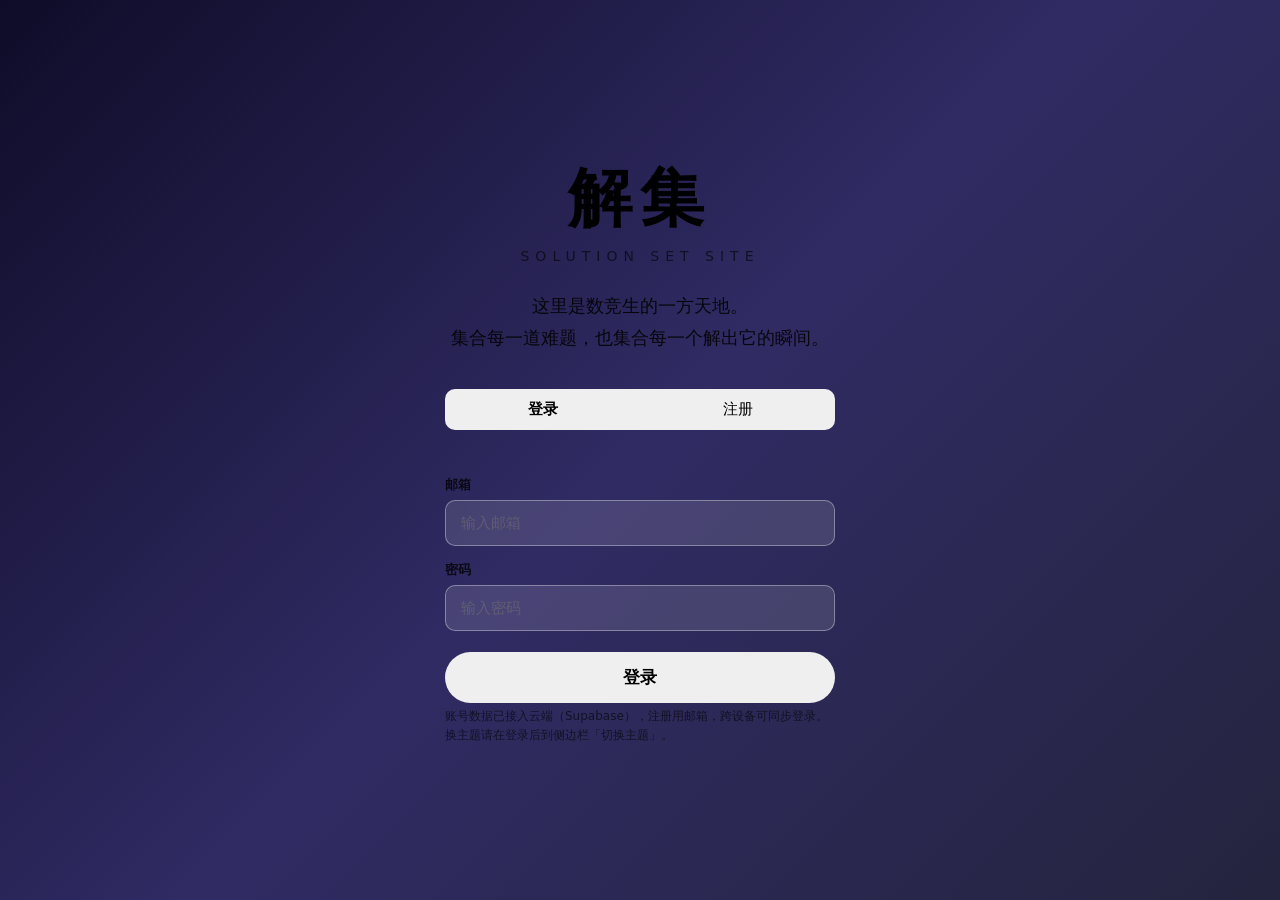
<file: welcome.html>
<!DOCTYPE html>
<html lang="zh-CN">
<head>
<meta charset="UTF-8">
<meta name="viewport" content="width=device-width, initial-scale=1.0">
<title>解集 · Solution Set Site — 登录</title>
<link id="wtheme" rel="stylesheet" href="css/theme-neon.css">
<link rel="stylesheet" href="css/welcome.css">
</head>
<body>
<div id="stage"></div>

<!-- 直接登录/注册 -->
<section class="step active" data-step="1">
  <div class="logo">解集<small>SOLUTION SET SITE</small></div>
  <p class="slogan">这里是数竞生的一方天地。<br>集合每一道难题，也集合每一个解出它的瞬间。</p>
  <div class="authbox">
    <div class="tabs">
      <button class="tab" id="tab-login" onclick="setTab('login')">登录</button>
      <button class="tab" id="tab-reg" onclick="setTab('reg')">注册</button>
    </div>
    <div class="err" id="autherr"></div>
    <form id="loginform">
      <div class="field"><label>邮箱</label><input id="lu" placeholder="输入邮箱" autocomplete="email"></div>
      <div class="field"><label>密码</label><input id="lp" type="password" placeholder="输入密码" autocomplete="current-password"></div>
      <button class="btn primary" type="submit" style="width:100%;margin-top:6px">登录</button>
    </form>
    <form id="regform" style="display:none">
      <div class="field"><label>邮箱</label><input id="ru" placeholder="你的邮箱，用于登录"></div>
      <div class="field"><label>昵称（可选）</label><input id="rn" placeholder="展示用的名字"></div>
      <div class="field"><label>密码</label><input id="rp" type="password" placeholder="至少 6 位"></div>
      <div class="field"><label>确认密码</label><input id="rp2" type="password" placeholder="再次输入密码"></div>
      <button class="btn primary" type="submit" style="width:100%;margin-top:6px">注册并进入</button>
    </form>
    <p class="hint">账号数据已接入云端（Supabase），注册用邮箱，跨设备可同步登录。换主题请在登录后到侧边栏「切换主题」。</p>
  </div>
</section>

<script src="js/supabase.js"></script>
<script src="js/store.js"></script>
<script src="data/seed.js"></script>
<script src="js/welcome.js"></script>
</body>
</html>
</file>
<file: css/theme-neon.css>
/* 主题：霓虹 NEON — 黑底荧光渐变 */
body.theme-neon{
  --bg:linear-gradient(135deg,#0f0c29,#302b63,#24243e);
  --bg-solid:#1a1740;
  --fg:#eaeaf6;
  --fg-soft:#b9b9dc;
  --card-bg:rgba(255,255,255,.05);
  --line:rgba(255,255,255,.12);
  --input-bg:rgba(255,255,255,.06);
  --accent:#ff8a00;
  --accent2:#ff0084;
  --nav-bg:rgba(15,12,41,.72);
  --nav-line:rgba(255,255,255,.08);
  --nav-hover:rgba(255,0,132,.15);
  --nav-on:linear-gradient(90deg,rgba(255,0,132,.25),rgba(0,229,255,.15));
  --banner-bg:linear-gradient(90deg,#ff0084,#ff8a00);
  --row-hover:rgba(255,138,0,.05);
}
body.theme-neon{background:var(--bg);color:var(--fg)}
body.theme-neon .brand,.theme-neon #topbar .tb-brand{background:linear-gradient(90deg,#ff0084,#ff8a00,#00e5ff);-webkit-background-clip:text;background-clip:text;color:transparent}
body.theme-neon #sidebar{background:var(--nav-bg);backdrop-filter:blur(8px);border-right:1px solid var(--nav-line)}
body.theme-neon .snav a:hover,.theme-neon .sfoot a:hover,.theme-neon .userchip:hover{background:var(--nav-hover);color:#ff8a00}
body.theme-neon .snav a.on,.theme-neon .sfoot a.on{background:var(--nav-on);color:#fff}
body.theme-neon .daily{background:rgba(255,255,255,.05);border:1px solid rgba(255,255,255,.12)}
body.theme-neon .bigbtn{background:linear-gradient(90deg,#ff0084,#ff8a00);color:#fff;box-shadow:0 0 22px rgba(255,0,132,.35)}
body.theme-neon .luckbox{background:rgba(255,255,255,.05);border:1px solid rgba(255,255,255,.12)}
body.theme-neon .luckbox .sign{background:linear-gradient(90deg,#ff0084,#ff8a00,#00e5ff);-webkit-background-clip:text;background-clip:text;color:transparent}
body.theme-neon .modal{background:#1e1b4b;border:1px solid rgba(255,255,255,.12)}
body.theme-neon #topbar{background:rgba(20,17,54,.85)}
body.theme-neon input,body.theme-neon textarea{border-color:rgba(255,255,255,.15)}
body.theme-neon .av{background:linear-gradient(135deg,#ff0084,#ff8a00)}
</file>
<file: css/welcome.css>
/* 欢迎页 welcome.css — Win/Edge 式分步引导 */
*{box-sizing:border-box;margin:0;padding:0}
body{font-family:"Microsoft YaHei",system-ui,sans-serif;min-height:100vh;overflow:hidden}
#stage{position:fixed;inset:0;transition:background 1s ease}
.step{position:absolute;inset:0;display:flex;flex-direction:column;align-items:center;justify-content:center;text-align:center;padding:40px 24px;opacity:0;pointer-events:none;transform:translateY(20px);transition:.45s ease}
.step.active{opacity:1;pointer-events:auto;transform:none}
.logo{font-size:64px;font-weight:900;letter-spacing:8px;margin-bottom:8px}
.logo small{display:block;font-size:14px;letter-spacing:6px;font-weight:400;opacity:.6;margin-top:6px}
.slogan{font-size:18px;max-width:520px;opacity:.85;line-height:1.8;margin:18px auto 34px}

/* 进度条 */
#prog{position:fixed;top:0;left:0;height:4px;width:0;transition:width .4s ease;z-index:20}
#dots{position:fixed;bottom:26px;left:50%;transform:translateX(-50%);display:flex;gap:10px;z-index:10}
.dot{width:9px;height:9px;border-radius:50%;opacity:.35;transition:.3s}
.dot.on{opacity:1;transform:scale(1.35)}

/* 按钮 */
.btn{padding:14px 42px;border:none;border-radius:999px;font-size:17px;font-weight:700;cursor:pointer;transition:.2s;font-family:inherit}
.btn:hover{transform:translateY(-2px);box-shadow:0 10px 26px rgba(0,0,0,.25)}
.btn.primary{}
.btn.ghost{background:transparent}

/* 主题选择卡片 */
.themes{display:grid;grid-template-columns:repeat(auto-fit,minmax(150px,1fr));gap:16px;max-width:760px;width:100%;margin:20px auto 26px}
.tcard{position:relative;border-radius:14px;overflow:hidden;cursor:pointer;border:3px solid transparent;transition:.22s;padding:0;background:none;font-family:inherit;color:inherit}
.tcard .swatch{height:118px;display:flex;flex-direction:column;align-items:center;justify-content:center;gap:8px}
.tcard .swatch .ti{font-size:34px}
.tcard .swatch .tn{font-size:16px;font-weight:700;letter-spacing:1px}
.tcard .td{font-size:11.5px;opacity:.75;padding:8px 10px;background:rgba(0,0,0,.25);color:#fff;border-radius:0 0 8px 8px}
.tcard:hover{transform:translateY(-4px)}
.tcard.sel{border-color:var(--sel,#fff);box-shadow:0 0 0 4px var(--sel2,rgba(255,255,255,.35))}
.tcard .chk{position:absolute;top:8px;right:8px;width:26px;height:26px;border-radius:50%;background:#fff;color:#111;display:none;align-items:center;justify-content:center;font-size:15px;font-weight:900}
.tcard.sel .chk{display:flex}

/* 实时预览条 */
.previewbar{width:100%;max-width:520px;margin:10px auto;border-radius:12px;overflow:hidden;border:1px solid rgba(255,255,255,.3);box-shadow:0 14px 40px rgba(0,0,0,.3)}
.previewbar .pb-top{display:flex;gap:8px;padding:10px 14px;align-items:center;font-size:13px}
.previewbar .pb-bar{display:flex;flex-direction:column;padding:8px}
.previewbar .pb-item{display:flex;gap:8px;align-items:center;padding:6px 10px;border-radius:6px;font-size:12.5px}

/* 步骤3 账号 */
.authbox{width:100%;max-width:390px;text-align:left}
.tabs{display:flex;border-radius:10px;overflow:hidden;margin-bottom:22px}
.tab{flex:1;padding:11px;text-align:center;font-size:15px;font-weight:600;cursor:pointer;transition:.2s;border:none;font-family:inherit}
.field{margin-bottom:15px}
.field label{display:block;font-size:13px;font-weight:600;margin-bottom:6px;opacity:.8}
.field input{width:100%;padding:13px 15px;border-radius:10px;border:1px solid rgba(255,255,255,.35);font-size:15px;font-family:inherit;background:rgba(255,255,255,.12);color:inherit}
.field input::placeholder{opacity:.5}
.err{color:#ff6b6b;font-size:13px;min-height:18px;margin-bottom:6px}
.hint{font-size:12px;opacity:.6;margin-top:4px;line-height:1.6}

#skip{position:fixed;bottom:26px;right:26px;background:transparent;border:none;font-size:13px;cursor:pointer;opacity:.6;z-index:10;font-family:inherit}
#go{font-size:16px;padding:13px 40px}

@media(max-width:600px){
  .logo{font-size:42px}
  .themes{grid-template-columns:1fr 1fr}
}
</file>
